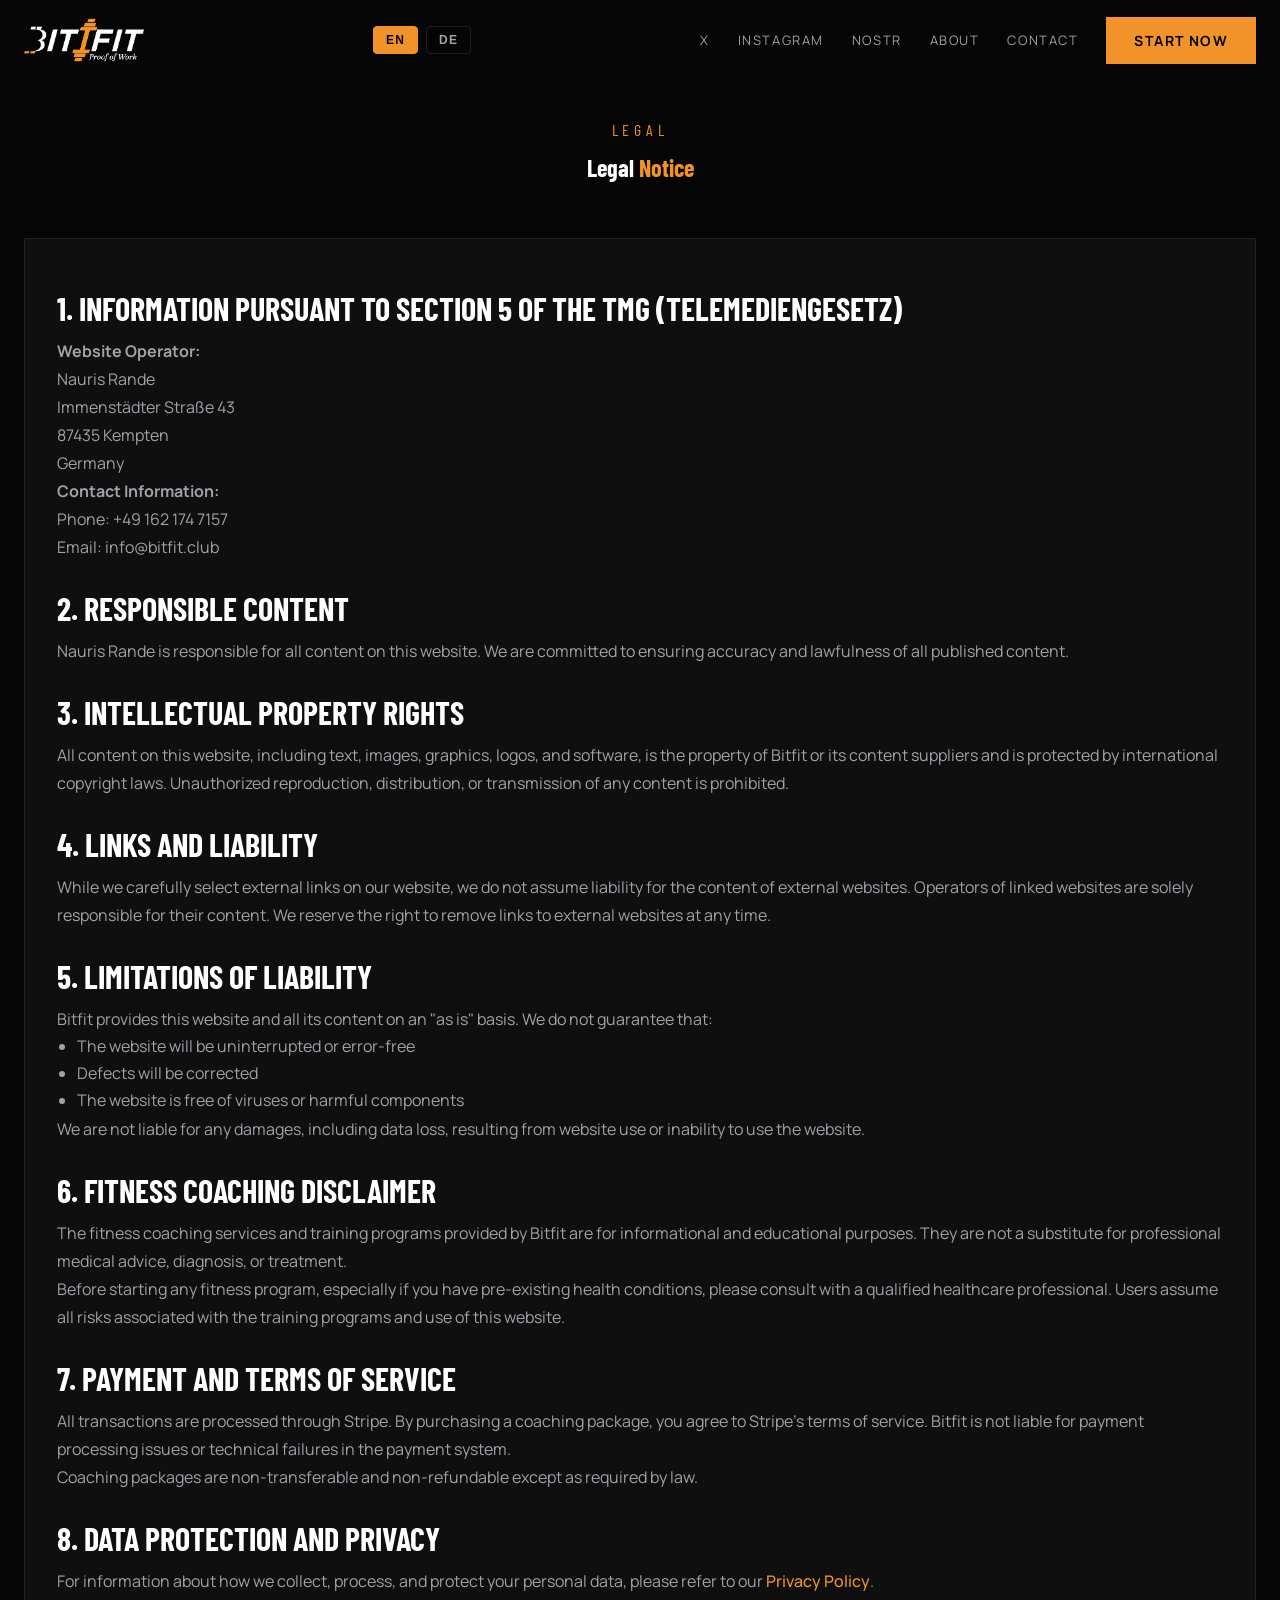
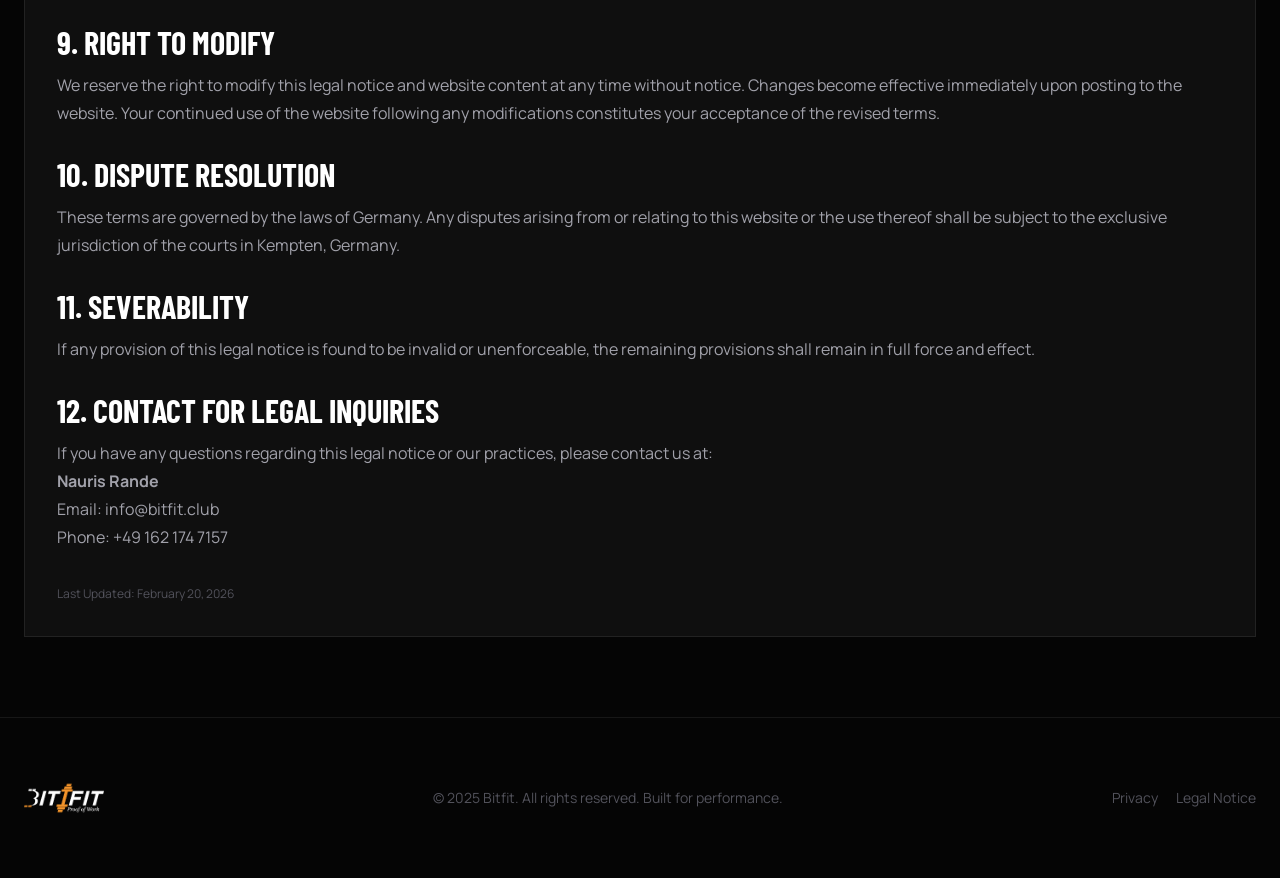
<file: impressum.html>
<!DOCTYPE html>
<html lang="en">
<head>
    <meta charset="UTF-8">
    <meta name="viewport" content="width=device-width, initial-scale=1.0">
    <meta name="theme-color" content="#050505">
    <meta name="description" content="Bitfit - Legal Notice / Imprint">
    <title>Legal Notice | BitFit</title>
    <link rel="preconnect" href="https://fonts.googleapis.com">
    <link rel="preconnect" href="https://fonts.gstatic.com" crossorigin>
    <link href="https://fonts.googleapis.com/css2?family=Barlow+Condensed:wght@400;600;700;800;900&family=Manrope:wght@300;400;500;600;700&display=swap" rel="stylesheet">
    <link rel="stylesheet" href="styles.css">
    <link rel="stylesheet" href="mediaquarry.css">
    <link rel="icon" type="image/png" href="assets/img/bitfit-logo.PNG">
</head>
<body>
    <nav class="nav" aria-label="Main Navigation">
        <div class="container nav-inner">
            <a href="index.html" class="brand">
                <img src="assets/img/bitfit-logo.PNG" alt="Bitfit Logo" class="brand-logo">
            </a>
            <div class="language-toggle" id="language-toggle">
                <button class="lang-btn lang-en active" data-lang="en">EN</button>
                <button class="lang-btn lang-de" data-lang="de">DE</button>
            </div>
            <div class="nav-links">
                <a href="index.html#about">About</a>
                <a href="index.html#pricing">Pricing</a>
                <a href="index.html#how-it-works">How It Works</a>
                <a href="index.html#testimonials">Testimonials</a>
                <a href="index.html#contact">Contact</a>
                <a href="index.html#pricing" class="btn btn-primary">Start Now</a>
            </div>
            <button class="mobile-menu-btn" id="mobile-menu-btn" aria-label="Toggle Navigation">
                <img src="assets/img/menu-icon.png" alt="">
            </button>
            <div class="mobile-menu" id="mobile-menu">
                <a href="index.html#about">About</a>
                <a href="index.html#pricing">Pricing</a>
                <a href="index.html#how-it-works">How It Works</a>
                <a href="index.html#testimonials">Testimonials</a>
                <a href="index.html#contact">Contact</a>
                <a href="index.html#pricing" class="btn btn-primary btn-primary-mobile">Start Now</a>
            </div>
        </div>
    </nav>

    <section class="section" style="padding-top: 120px; padding-bottom: 80px;">
        <div class="container">
            <div class="section-title">
                <p class="policy-subtitle">Legal</p>
                <h1>Legal <span class="accent">Notice</span></h1>
            </div>

            <div class="policy-card" id="imprint-content">
            </div>
        </div>
    </section>

    <footer>
        <div class="container footer-inner">
            <a href="index.html" class="brand"><img src="assets/img/bitfit-logo.PNG" alt="Bitfit Logo" class="footer-logo"></a>
            <p class="muted">© 2025 Bitfit. All rights reserved. Built for performance.</p>
            <div class="footer-links">
                <a class="muted" href="privacy.html">Privacy</a>
                <a class="muted" href="impressum.html">Legal Notice</a>
            </div>
        </div>
    </footer>

    <script src="translations.js"></script>
    <script src="legal-templates.js"></script>
    <script src="script.js"></script>
</body>
</html>
</file>
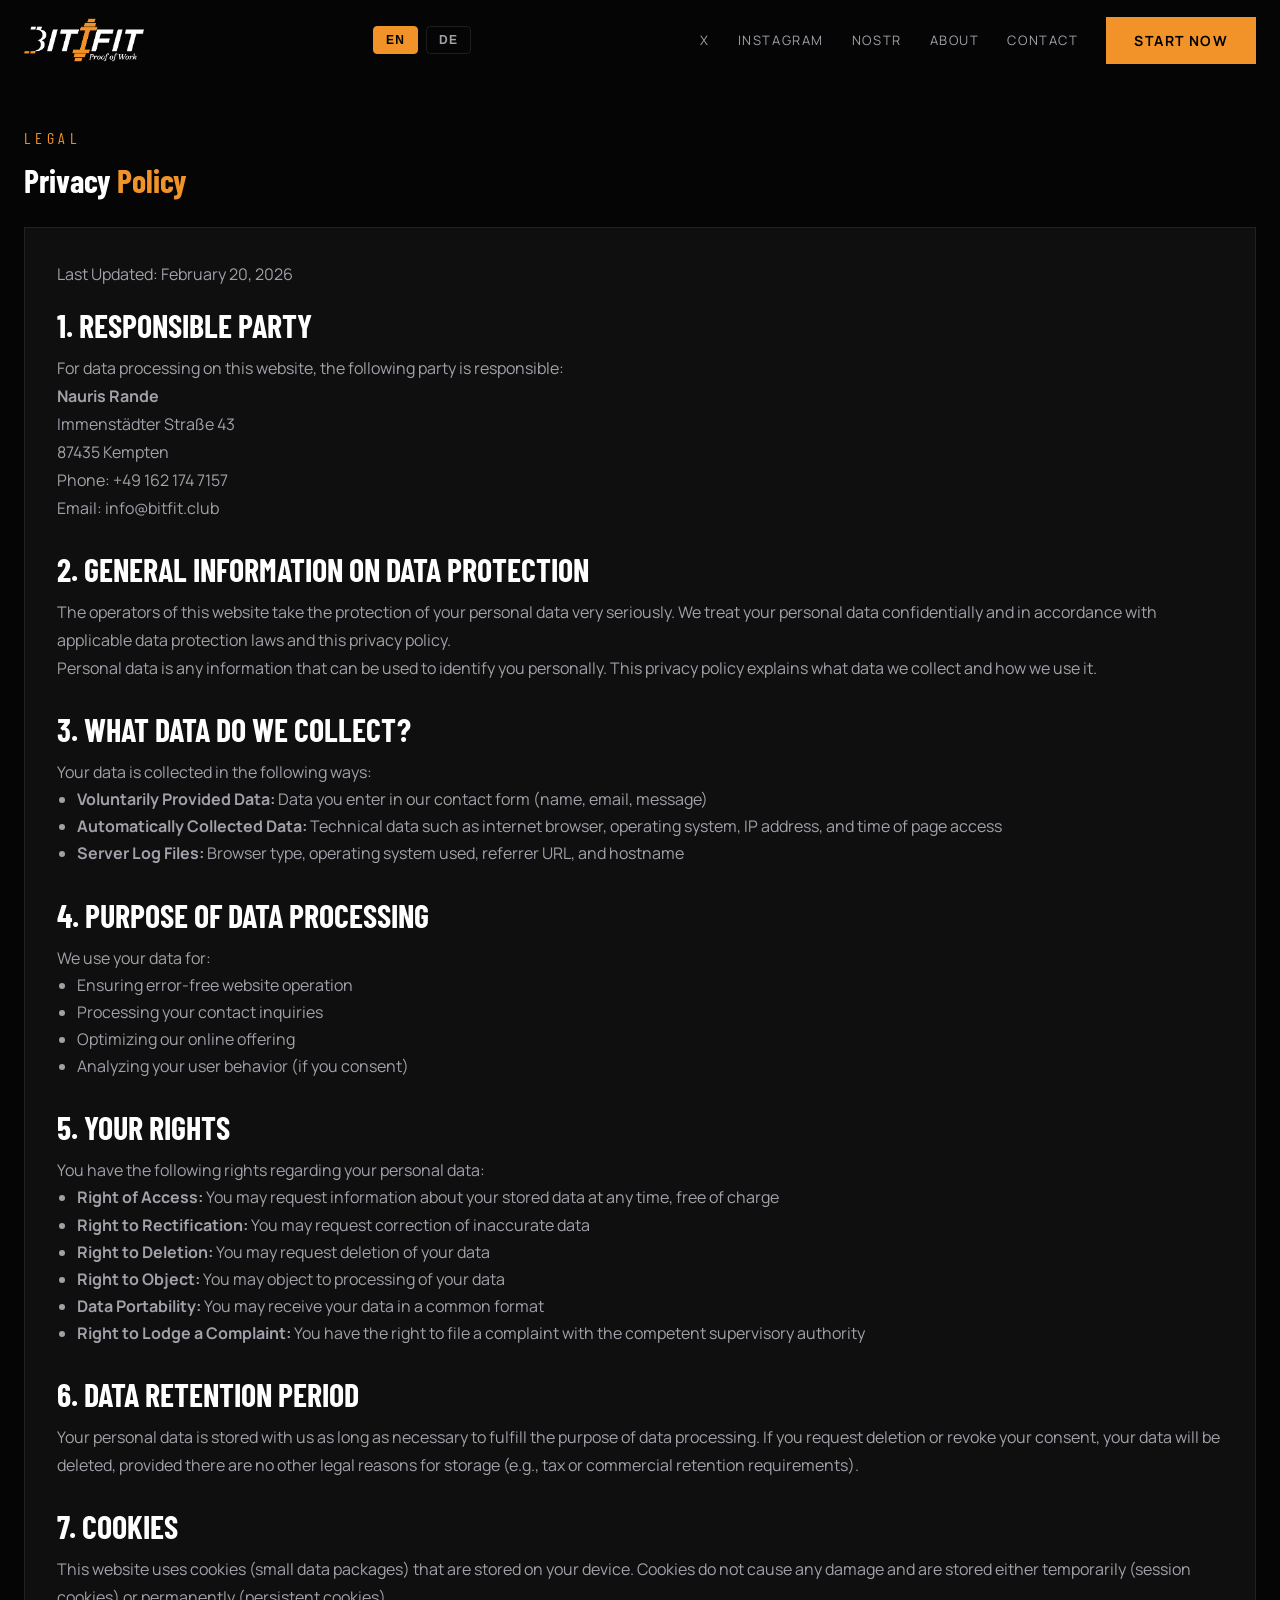
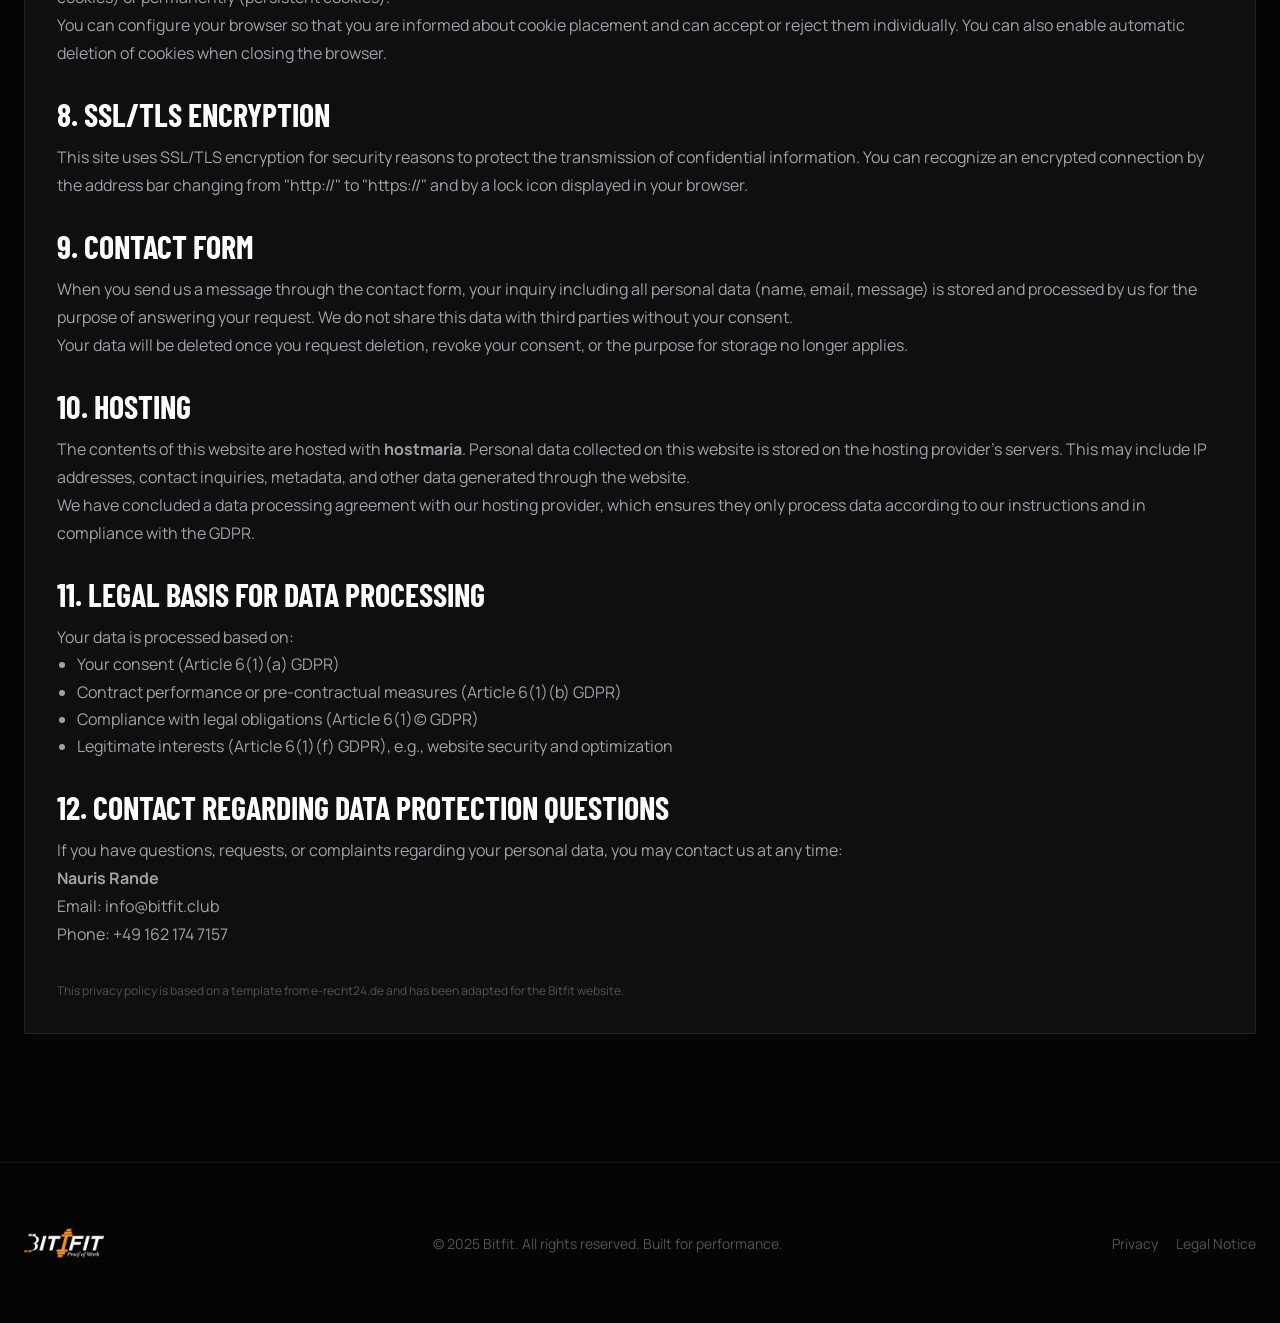
<file: privacy.html>
<!DOCTYPE html>
<html lang="de">
<head>
    <meta charset="UTF-8">
    <meta name="viewport" content="width=device-width, initial-scale=1.0">
    <meta name="theme-color" content="#050505">
    <meta name="description" content="Bitfit Datenschutzrichtlinie">
    <title>BitFit | Privacy Policy</title>
    <link rel="icon" type="image/png" href="assets/img/bitfit-logo.PNG">
    <link rel="preconnect" href="https://fonts.googleapis.com">
    <link rel="preconnect" href="https://fonts.gstatic.com" crossorigin>
    <link href="https://fonts.googleapis.com/css2?family=Barlow+Condensed:wght@400;600;700;800;900&family=Manrope:wght@300;400;500;600;700&display=swap" rel="stylesheet">
    <link rel="stylesheet" href="styles.css">
    <link rel="stylesheet" href="mediaquarry.css">
</head>
<body>
    <nav class="nav" aria-label="Main Navigation">
        <div class="container nav-inner">
            <a href="index.html" class="brand">
                <img src="assets/img/bitfit-logo.PNG" alt="Bitfit Logo" class="brand-logo">
            </a>
            <div class="language-toggle" id="language-toggle">
                <button class="lang-btn lang-en active" data-lang="en">EN</button>
                <button class="lang-btn lang-de" data-lang="de">DE</button>
            </div>
            <div class="nav-links">
                <a href="index.html#about">About</a>
                <a href="index.html#pricing">Pricing</a>
                <a href="index.html#how-it-works">How It Works</a>
                <a href="index.html#testimonials">Testimonials</a>
                <a href="index.html#contact">Contact</a>
                <a href="index.html#pricing" class="btn btn-primary">Start Now</a>
            </div>
        </div>
    </nav>

    <main class="section policy-page">
        <div class="container">
            <div class="section-title">
                <p class="policy-subtitle">Legal</p>
                <h1>Privacy <span class="accent">Policy</span></h1>
            </div>
            <div class="policy-card" id="policy-content">
            </div>
        </div>
    </main>

    <footer>
        <div class="container footer-inner">
            <a href="index.html" class="brand"><img src="assets/img/bitfit-logo.PNG" alt="Bitfit Logo" class="footer-logo"></a>
            <p class="muted">© 2025 Bitfit. All rights reserved. Built for performance.</p>
            <div class="footer-links">
                <a class="muted" href="privacy.html">Privacy</a>
                <a class="muted" href="impressum.html">Legal Notice</a>
            </div>
        </div>
    </footer>

    <script src="translations.js"></script>
    <script src="legal-templates.js"></script>
    <script src="script.js"></script>
</body>
</html>
</file>
<file: styles.css>
:root {
    --bg-default: #050505;
    --bg-surface: #0f0f0f;
    --bg-surface-highlight: #1a1a1a;
    --text-primary: #ffffff;
    --text-secondary: #a1a1aa;
    --text-muted: #52525b;
    --accent-primary: #f29329;
    --accent-hover: #d97706;
    --border-default: #27272a;
}

* {
    box-sizing: border-box;
    margin: 0;
    padding: 0;
}

html {
    scroll-behavior: smooth;
    -webkit-text-size-adjust: 100%;
    text-size-adjust: 100%;
}

body {
    font-family: 'Manrope', sans-serif;
    background: var(--bg-default);
    color: var(--text-primary);
    overflow-x: hidden;
}

body.modal-open {
    overflow: hidden;
}

h1,
h2,
h3 {
    font-family: 'Barlow Condensed', sans-serif;
}

.container {
    max-width: 1280px;
    margin: 0 auto;
    padding: 0 24px;
}

.section {
    padding: 96px 0;
}

.nav {
    position: fixed;
    inset: 0 0 auto 0;
    z-index: 50;
    background: transparent;
    backdrop-filter: blur(0);
    border-bottom: 1px solid transparent;
    transition: background-color 0.35s ease, border-color 0.35s ease, backdrop-filter 0.35s ease;
}

.nav.nav-scrolled {
    background: rgba(5, 5, 5, 0.95);
    backdrop-filter: blur(12px);
    border-bottom: 1px solid rgba(255, 255, 255, 0.06);
}

.nav-inner {
    height: 80px;
    display: flex;
    align-items: center;
    justify-content: space-between;
}

.brand {
    display: flex;
    align-items: center;
    gap: 10px;
    text-decoration: none;
    color: inherit;
}

.brand-logo {
    width: 120px;
    height: 120px;
    object-fit: contain;
}

.nav-links {
    display: none;
    gap: 28px;
    align-items: center;
}

.mobile-menu-btn {
    display: none;
    background: none;
    border: none;
    cursor: pointer;
    padding: 8px;
    align-items: center;
    justify-content: center;
}

.mobile-menu-btn img {
    width: 28px;
    height: 28px;
    object-fit: contain;
}

.mobile-menu {
    position: absolute;
    top: 80px;
    right: 0;
    background: rgba(5, 5, 5, 0.98);
    backdrop-filter: blur(12px);
    border: 1px solid rgba(255, 255, 255, 0.06);
    border-top: none;
    display: none;
    flex-direction: column;
    gap: 0;
    min-width: 220px;
    z-index: 100;
    max-height: 0;
    overflow: hidden;
    transition: max-height 0.3s ease;
}

.mobile-menu.is-open {
    max-height: 400px;
}

.mobile-menu a {
    padding: 16px 24px;
    text-decoration: none;
    color: var(--text-secondary);
    font-size: 13px;
    letter-spacing: .12em;
    text-transform: uppercase;
    border-bottom: 1px solid rgba(255, 255, 255, 0.06);
    transition: color 0.3s ease, background 0.3s ease;
}

.mobile-menu a:hover {
    color: var(--accent-primary);
    background: rgba(255, 255, 255, 0.02);
}

.mobile-menu .btn-primary {
    border-radius: 0;
    margin: 8px 12px;
    width: calc(100% - 24px);
}

.language-toggle {
    display: flex;
    gap: 8px;
    align-items: center;
    order: 2;
}

.lang-btn {
    background: transparent;
    border: 1px solid rgba(255, 255, 255, 0.1);
    color: var(--text-secondary);
    padding: 6px 12px;
    border-radius: 4px;
    cursor: pointer;
    font-size: 12px;
    font-weight: 600;
    letter-spacing: 0.1em;
    text-transform: uppercase;
    transition: all 0.35s ease-in-out;
}

.lang-btn:hover {
    border-color: var(--accent-primary);
    color: var(--accent-primary);
}

.lang-btn.active {
    background: var(--accent-primary);
    border-color: var(--accent-primary);
    color: #000;
}

.nav-links {
    display: none;
    gap: 28px;
    align-items: center;
    order: 3;
}

.nav-links a:not(.btn) {
    text-decoration: none;
    color: var(--text-secondary);
    font-size: 13px;
    letter-spacing: .12em;
    text-transform: uppercase;
    transition: color 0.3s ease;
}

.nav-links a:not(.btn):hover {
    color: var(--accent-primary);
}

.nav-links .btn-primary,
.nav-links .btn-primary:hover {
    color: #000;
}

.btn {
    border: 0;
    cursor: pointer;
    text-decoration: none;
    display: inline-flex;
    align-items: center;
    justify-content: center;
    gap: 10px;
    font-weight: 700;
    letter-spacing: .1em;
    text-transform: uppercase;
    transition: .3s ease;
    padding: 14px 28px;
    font-size: 14px;
}

.btn-icon {
    width: 16px;
    height: 16px;
    object-fit: contain;
}

.btn-arrow-white {
    transition: filter 0.35s ease-in-out;
}

.btn-primary:hover .btn-arrow-white {
    filter: brightness(0) saturate(1);
}

.btn-text-white {
    color: #fff !important;
    transition: color 0.35s ease-in-out, background 0.35s ease-in-out, border-color 0.35s ease-in-out;
    background: transparent !important;
    border: 1px solid rgba(255, 255, 255, .3) !important;
}

.btn-text-white:hover {
    color: #000 !important;
    background: var(--accent-primary) !important;
    border-color: var(--accent-primary) !important;
}

.btn-primary {
    background: var(--accent-primary);
    color: #000;
    transition: transform all 0.35s ease-in-out, box-shadow 0.35s ease-in-out;
}

.btn-primary:hover {
    transform: scale(1.04);
    box-shadow: 0 0 0 1px rgba(242, 147, 41, 0.45), 0 0 28px rgba(242, 147, 41, 0.34), 0 0 56px rgba(242, 147, 41, 0.2);
}

.btn-secondary {
    border: 1px solid rgba(255, 255, 255, .2);
    color: #fff;
    background: transparent;
}

.btn-secondary:hover {
    background: #fff;
    color: #000;
}

.purchase-modal {
    position: fixed;
    inset: 0;
    z-index: 200;
    display: none;
    align-items: center;
    justify-content: center;
    padding: 24px;
}

.purchase-modal.is-open {
    display: flex;
}

.purchase-modal__overlay {
    position: absolute;
    inset: 0;
    background: rgba(0, 0, 0, 0.65);
}

.purchase-modal__dialog {
    position: relative;
    width: min(520px, 100%);
    background: var(--bg-surface);
    border: 1px solid var(--border-default);
    padding: 32px;
    z-index: 1;
}

.purchase-modal__close {
    position: absolute;
    top: 14px;
    right: 14px;
    width: 36px;
    height: 36px;
    border: 1px solid var(--border-default);
    background: transparent;
    color: var(--text-secondary);
    font-size: 24px;
    line-height: 1;
    cursor: pointer;
}

.purchase-modal__close:hover {
    color: var(--accent-primary);
    border-color: var(--accent-primary);
}

.purchase-modal__dialog h3 {
    font-size: 2rem;
    letter-spacing: .04em;
    text-transform: uppercase;
    margin-bottom: 10px;
}

.purchase-modal__subtitle {
    color: var(--text-secondary);
    margin-bottom: 24px;
}

.purchase-modal__actions {
    display: flex;
    gap: 12px;
    flex-wrap: wrap;
}

.purchase-modal__actions .btn {
    flex: 1 1 180px;
}

.hero {
    min-height: 100vh;
    display: grid;
    place-items: center;
    position: relative;
    text-align: center;
    padding-top: 80px;
}

.hero::before {
    content: "";
    position: absolute;
    inset: 0;
    background: linear-gradient(to bottom, rgba(5, 5, 5, 0), rgba(5, 5, 5, 0.75), #050505),
        url('https://images.unsplash.com/photo-1700784795176-7ff886439d79?q=80&w=2070&auto=format&fit=crop') center/cover no-repeat;
    opacity: .45;
}

.hero-inner {
    position: relative;
    max-width: 1000px;
    padding: 0 24px;
}

.eyebrow {
    color: var(--accent-primary) !important;
    text-transform: uppercase;
    letter-spacing: .3em;
    font-size: 16px;
    margin-bottom: 24px;
    font-family: 'Barlow Condensed', sans-serif;
}

.hero h1 {
    font-size: clamp(2.6rem, 8vw, 7rem);
    line-height: .95;
    text-transform: uppercase;
    font-weight: 900;
    margin-bottom: 24px;
}

.hero p {
    color: var(--text-secondary);
    max-width: 800px;
    margin: 0 auto 34px;
    font-size: clamp(1rem, 2.3vw, 1.35rem);
}

.hero-actions {
    display: flex;
    flex-wrap: wrap;
    gap: 14px;
    justify-content: center;
}

.section-title {
    text-align: center;
    margin-bottom: 56px;
}

.section-title p {
    color: var(--accent-primary);
    text-transform: uppercase;
    letter-spacing: .3em;
    font-size: 16px;
    margin-bottom: 14px;
    font-family: 'Barlow Condensed', sans-serif;
}

.section-title h2 {
    text-transform: uppercase;
    font-size: clamp(2rem, 5vw, 4rem);
    line-height: .95;
}

#about .container {
    height: auto;
    overflow: visible;
}

.features {
    display: grid;
    gap: 24px;
    align-items: start;
}

.card {
    background: var(--bg-surface);
    border: 1px solid rgba(255, 255, 255, .06);
    padding: 0;
    overflow: hidden;
    transition: .35s ease;
}

.card:hover {
    transform: translateY(-4px);
    border-color: rgba(242, 147, 41, .45);
    z-index: 5;
    cursor: pointer;
}

.card-media {
    max-height: 0;
    overflow: hidden;
    opacity: 0;
    transform: translateY(-14px);
    transition: max-height 0.45s ease, opacity 0.35s ease, transform 0.45s ease;
}

.card:hover .card-media,
.card:focus-within .card-media {
    max-height: 420px;
    opacity: 1;
    transform: translateY(0);
}

.video-player {
    position: relative;
    width: 100%;
    height: 510px;
    border-radius: 0;
    border: 0;
    background: #0a0a0a;
}

.video-player::after {
    content: "";
    position: absolute;
    inset: 0;
    background: rgba(0, 0, 0, 0.22);
    pointer-events: none;
}

.card-video {
    width: 100%;
    height: 100%;
    object-fit: contain;
    background: #000;
}

.card h3 {
    text-transform: uppercase;
    letter-spacing: .04em;
    font-size: 28px;
    margin: 0;
    padding: 12px 32px 12px;
}

.card p {
    color: var(--text-secondary);
    line-height: 1.6;
    margin: 0;
    padding: 0 32px 24px;
}

.card-icon {
    width: 24px;
    height: 24px;
    object-fit: cover;
    display: block;
    border-radius: 4px;
    margin: 12px 32px 0;
}

.pricing-wrap {
    background: #0a0a0a;
    position: relative;
    overflow: hidden;
    isolation: isolate;
}

.pricing-wrap::before {
    content: "";
    position: absolute;
    inset: 0;
    z-index: 1;
    background: rgba(0, 0, 0, 0.9);
    pointer-events: none;
}

.pricing-bg-video-wrap {
    position: absolute;
    inset: 0;
    z-index: 0;
    pointer-events: none;
}

.pricing-bg-video {
    width: 100%;
    height: 100%;
    object-fit: cover;
    transform: scale(1.2);
    transform-origin: center;
    object-position: center 30%;
}

#pricing .container {
    position: relative;
    z-index: 2;
}

.pricing {
    display: grid;
    gap: 24px;
    max-width: 1100px;
    margin: 0 auto;
}

.pricing-card {
    background: var(--bg-surface);
    border: 1px solid rgba(255, 255, 255, .1);
    padding: 32px;
    display: flex;
    flex-direction: column;
    transition: transform 0.35s ease;
}

.pricing-card:hover {
    transform: translateY(-7px);
}

.pricing-card.featured {
    background: var(--bg-surface-highlight);
    border: 2px solid var(--accent-primary);
    transform: scale(1.02);
    box-shadow: 0 0 0 1px rgba(242, 147, 41, 0.35), 0 0 22px rgba(242, 147, 41, 0.28), 0 0 44px rgba(242, 147, 41, 0.16);
    transition: transform 0.35s ease, box-shadow 0.35s ease;
}

.pricing-card.featured:hover {
    transform: scale(1.04) translateY(-7px);
    box-shadow: 0 0 0 1px rgba(242, 147, 41, 0.45), 0 0 28px rgba(242, 147, 41, 0.34), 0 0 56px rgba(242, 147, 41, 0.2);
}

.badge {
    align-self: center;
    background: var(--accent-primary);
    color: #000;
    padding: 8px 14px;
    font-size: 12px;
    text-transform: uppercase;
    letter-spacing: .1em;
    font-family: 'Barlow Condensed', sans-serif;
    font-weight: 700;
    margin-top: -52px;
    margin-bottom: 20px;
}

.pricing-card h3 {
    text-transform: uppercase;
    font-size: 36px;
    margin-bottom: 8px;
}

.pricing-card .sub {
    color: var(--text-secondary);
    margin-bottom: 18px;
}

.price {
    font-family: 'Barlow Condensed', sans-serif;
    font-size: 62px;
    font-weight: 800;
    line-height: 1;
}

.price-row {
    margin-bottom: 22px;
}

.price-row span:last-child {
    color: var(--text-secondary);
}

.list {
    list-style: none;
    margin-bottom: 26px;
    flex: 1;
}

.list li {
    position: relative;
    padding: 10px 0 10px 28px;
    border-bottom: 1px solid rgba(255, 255, 255, .06);
    color: var(--text-secondary);
}

.list li::before {
    content: "";
    position: absolute;
    left: 0;
    top: 50%;
    width: 16px;
    height: 16px;
    transform: translateY(-50%);
    background: url('assets/img/check.png') center/contain no-repeat;
}

.steps {
    display: grid;
    gap: 28px;
    max-width: 980px;
    margin: 0 auto;
}

.step {
    text-align: center;
}

.step-num {
    width: 80px;
    height: 80px;
    margin: 0 auto 20px;
    border: 2px solid var(--accent-primary);
    border-radius: 50%;
    display: grid;
    place-items: center;
    font-size: 34px;
    color: var(--accent-primary);
    font-family: 'Barlow Condensed', sans-serif;
    font-weight: 800;
}

.step h3 {
    text-transform: uppercase;
    font-size: 34px;
    margin-bottom: 12px;
}

.step p {
    color: var(--text-secondary);
    line-height: 1.6;
}

.testimonials-wrap {
    background: #0a0a0a;
}

.testimonials {
    display: grid;
    gap: 24px;
    max-width: 1100px;
    margin: 0 auto;
}

.testimonial {
    background: var(--bg-surface);
    border: 1px solid rgba(255, 255, 255, .06);
    padding: 30px;
    transition: transform 0.35s ease-in-out;
}

.testimonial:hover {
    transform: translateY(-7px);
}

.testimonial p {
    color: var(--text-secondary);
    font-style: italic;
    line-height: 1.6;
    margin-bottom: 20px;
}

.testimonial-text-img {
    display: block;
    width: 32px;
    height: auto;
    margin-bottom: 16px;
}

.testimonial-stars {
    display: block;
    width: 100px;
    height: auto;
    margin-top: 18px;
}

.person {
    display: flex;
    align-items: center;
    gap: 12px;
}

.avatar {
    width: 56px;
    height: 56px;
    border-radius: 50%;
    object-fit: cover;
    border: 2px solid rgba(242, 147, 41, .35);
}

.result {
    color: var(--accent-primary);
    font-size: 14px;
}

.contact-grid {
    display: grid;
    gap: 50px;
    max-width: 1100px;
    margin: 0 auto;
}

.lead {
    color: var(--text-secondary);
    line-height: 1.7;
    margin: 20px 0 30px;
}

.response-note {
    position: relative;
    padding-left: 26px;
}

.response-note::before {
    content: "";
    position: absolute;
    left: 0;
    top: 50%;
    width: 16px;
    height: 16px;
    transform: translateY(-50%);
    background: url('assets/img/response.png') center/contain no-repeat;
}

.form {
    display: grid;
    gap: 14px;
}

.form-status {
    display: none;
    margin-top: 18px;
    padding: 18px 20px;
    background: var(--bg-surface);
    border: 1px solid rgba(255, 255, 255, .1);
    color: var(--text-secondary);
    line-height: 1.6;
}

.form-status.is-visible {
    display: block;
}

.form-status.success {
    border-color: rgba(242, 147, 41, .5);
}

.form-status.error {
    border-color: rgba(239, 68, 68, .5);
}

.input {
    width: 100%;
    border: 1px solid rgba(255, 255, 255, .12);
    background: var(--bg-default);
    color: #fff;
    padding: 11px 14px;
    font: inherit;
}

.input::placeholder {
    color: var(--text-secondary);
    font-size: 14px;
}

.input:focus {
    outline: none;
    border-color: var(--accent-primary);
}

footer {
    border-top: 1px solid rgba(255, 255, 255, .07);
    padding: 40px 0;
}

.footer-inner {
    display: flex;
    flex-wrap: wrap;
    justify-content: space-between;
    gap: 18px;
    align-items: center;
}

.footer-links {
    display: flex;
    gap: 18px;
}

.muted {
    color: var(--text-muted);
    font-size: 14px;
    text-align: center;
    text-decoration: none;
}

.accent {
    color: var(--accent-primary);
}

.text-secondary {
    color: var(--text-secondary);
}

.mb-16 {
    margin-bottom: 16px;
}

.contact-title {
    font-size: clamp(2rem, 4vw, 4rem);
    text-transform: uppercase;
    line-height: .95;
}

.footer-logo {
    width: 80px;
    height: 80px;
    object-fit: contain;
}

.policy-page {
    padding-top: 150px;
    min-height: calc(100vh - 120px);
}

.policy-page .section-title {
    text-align: left;
    margin-bottom: 28px;
}

.policy-card {
    background: var(--bg-surface);
    border: 1px solid rgba(255, 255, 255, .08);
    padding: 32px;
}

.policy-card h2 {
    font-size: clamp(1.35rem, 3vw, 2rem);
    text-transform: uppercase;
    margin: 28px 0 10px;
}

.policy-card h2:first-of-type {
    margin-top: 18px;
}

.policy-card p {
    color: var(--text-secondary);
    line-height: 1.75;
}
</file>
<file: mediaquarry.css>
@media (min-width: 768px) {
	.section {
		padding: 128px 0;
	}
	.features {
		grid-template-columns: repeat(2, 1fr);
	}
}

@media (max-width: 899px) {
	.mobile-menu-btn {
		display: flex;
	}

	.mobile-menu {
		display: flex;
	}

	.btn-primary-mobile {
		color: #000 !important;
		background: var(--accent-primary) !important;
	}
}

@media (min-width: 900px) {
	.nav-links {
		display: flex;
	}

	.language-toggle {
		display: flex;
	}

	.steps {
		grid-template-columns: repeat(3, 1fr);
	}

	.testimonials {
		grid-template-columns: repeat(3, 1fr);
	}
}

@media (min-width: 920px) {
	.pricing {
		grid-template-columns: repeat(3, 1fr);
	}

	.contact-grid {
		grid-template-columns: repeat(2, 1fr);
		align-items: center;
	}
}

@media (min-width: 1100px) {
	.features {
		grid-template-columns: repeat(4, 1fr);
	}
}

@media (max-width: 1100px) {
	.card:hover .card-media,
	.card:focus-within .card-media {
		max-height: 300px;
	}

	.video-player {
		height: 280px;
	}
}
</file>
